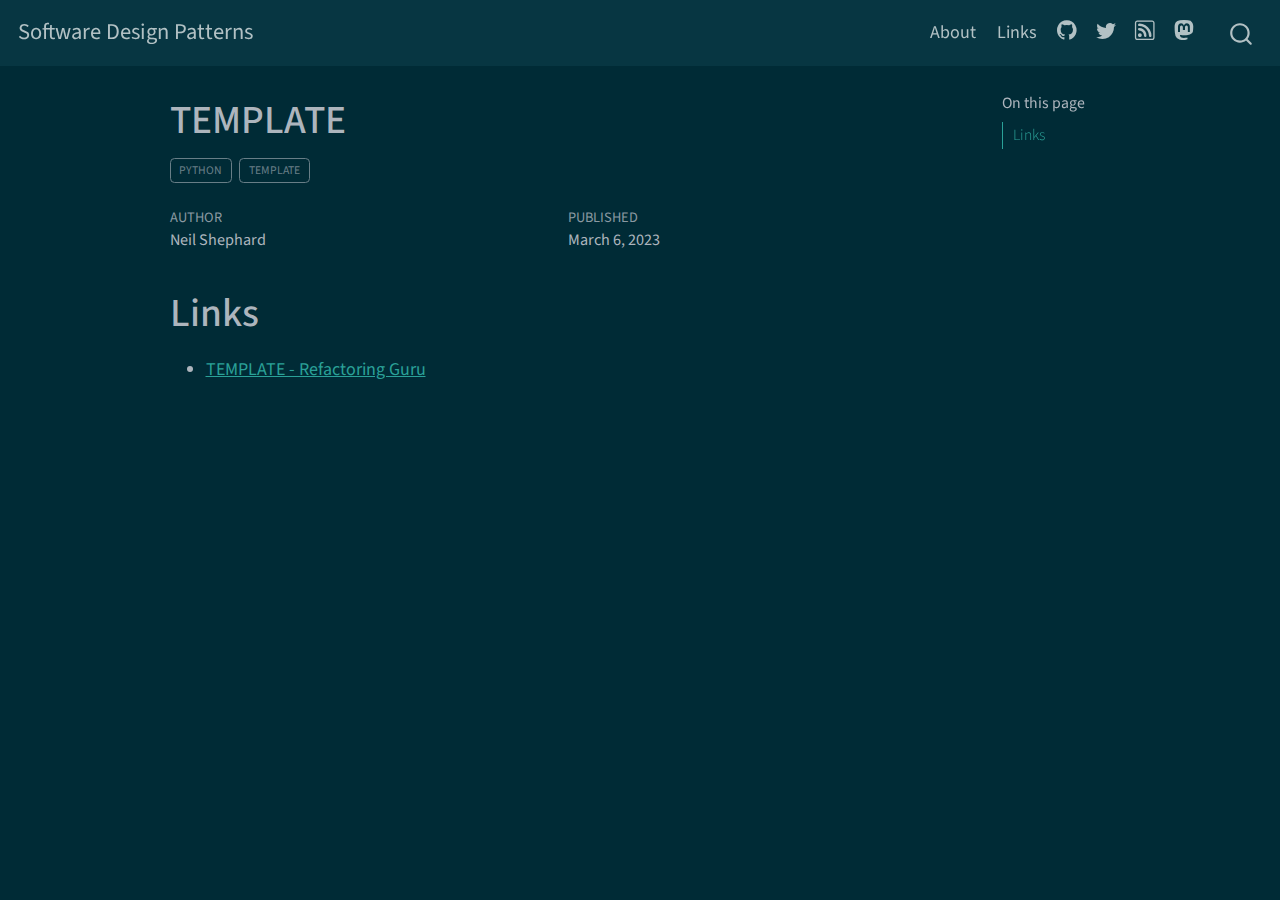
<file: template/index.html>
<!DOCTYPE html>
<html xmlns="http://www.w3.org/1999/xhtml" lang="en" xml:lang="en"><head>

<meta charset="utf-8">
<meta name="generator" content="quarto-1.3.14">

<meta name="viewport" content="width=device-width, initial-scale=1.0, user-scalable=yes">

<meta name="author" content="Neil Shephard">
<meta name="dcterms.date" content="2023-03-06">

<title>Software Design Patterns - TEMPLATE</title>
<style>
code{white-space: pre-wrap;}
span.smallcaps{font-variant: small-caps;}
div.columns{display: flex; gap: min(4vw, 1.5em);}
div.column{flex: auto; overflow-x: auto;}
div.hanging-indent{margin-left: 1.5em; text-indent: -1.5em;}
ul.task-list{list-style: none;}
ul.task-list li input[type="checkbox"] {
  width: 0.8em;
  margin: 0 0.8em 0.2em -1.6em;
  vertical-align: middle;
}
</style>


<script src="../site_libs/quarto-nav/quarto-nav.js"></script>
<script src="../site_libs/quarto-nav/headroom.min.js"></script>
<script src="../site_libs/clipboard/clipboard.min.js"></script>
<script src="../site_libs/quarto-search/autocomplete.umd.js"></script>
<script src="../site_libs/quarto-search/fuse.min.js"></script>
<script src="../site_libs/quarto-search/quarto-search.js"></script>
<meta name="quarto:offset" content="../">
<script src="../site_libs/quarto-html/quarto.js"></script>
<script src="../site_libs/quarto-html/popper.min.js"></script>
<script src="../site_libs/quarto-html/tippy.umd.min.js"></script>
<script src="../site_libs/quarto-html/anchor.min.js"></script>
<link href="../site_libs/quarto-html/tippy.css" rel="stylesheet">
<link href="../site_libs/quarto-html/quarto-syntax-highlighting-dark.css" rel="stylesheet" id="quarto-text-highlighting-styles">
<script src="../site_libs/bootstrap/bootstrap.min.js"></script>
<link href="../site_libs/bootstrap/bootstrap-icons.css" rel="stylesheet">
<link href="../site_libs/bootstrap/bootstrap.min.css" rel="stylesheet" id="quarto-bootstrap" data-mode="dark">
<script id="quarto-search-options" type="application/json">{
  "location": "navbar",
  "copy-button": false,
  "collapse-after": 3,
  "panel-placement": "end",
  "type": "overlay",
  "limit": 20,
  "language": {
    "search-no-results-text": "No results",
    "search-matching-documents-text": "matching documents",
    "search-copy-link-title": "Copy link to search",
    "search-hide-matches-text": "Hide additional matches",
    "search-more-match-text": "more match in this document",
    "search-more-matches-text": "more matches in this document",
    "search-clear-button-title": "Clear",
    "search-detached-cancel-button-title": "Cancel",
    "search-submit-button-title": "Submit"
  }
}</script>


<link rel="stylesheet" href="../styles.css">
</head>

<body class="nav-fixed">

<div id="quarto-search-results"></div>
  <header id="quarto-header" class="headroom fixed-top">
    <nav class="navbar navbar-expand-lg navbar-dark ">
      <div class="navbar-container container-fluid">
      <div class="navbar-brand-container">
    <a class="navbar-brand" href="../index.html">
    <span class="navbar-title">Software Design Patterns</span>
    </a>
  </div>
          <button class="navbar-toggler" type="button" data-bs-toggle="collapse" data-bs-target="#navbarCollapse" aria-controls="navbarCollapse" aria-expanded="false" aria-label="Toggle navigation" onclick="if (window.quartoToggleHeadroom) { window.quartoToggleHeadroom(); }">
  <span class="navbar-toggler-icon"></span>
</button>
          <div class="collapse navbar-collapse" id="navbarCollapse">
            <ul class="navbar-nav navbar-nav-scroll ms-auto">
  <li class="nav-item">
    <a class="nav-link" href="../about.html" rel="">
 <span class="menu-text">About</span></a>
  </li>  
  <li class="nav-item">
    <a class="nav-link" href="../links.html" rel="">
 <span class="menu-text">Links</span></a>
  </li>  
  <li class="nav-item compact">
    <a class="nav-link" href="https://github.com/ns-rse" rel=""><i class="bi bi-github" role="img">
</i> 
 <span class="menu-text"></span></a>
  </li>  
  <li class="nav-item compact">
    <a class="nav-link" href="https://twitter.com/nshephardRSE" rel=""><i class="bi bi-twitter" role="img">
</i> 
 <span class="menu-text"></span></a>
  </li>  
  <li class="nav-item compact">
    <a class="nav-link" href="../index.xml" rel=""><i class="bi bi-rss" role="img">
</i> 
 <span class="menu-text"></span></a>
  </li>  
  <li class="nav-item compact">
    <a class="nav-link" href="https://fosstodon.org/@nshephard" rel=""><i class="bi bi-mastodon" role="img">
</i> 
 <span class="menu-text"></span></a>
  </li>  
</ul>
              <div id="quarto-search" class="" title="Search"></div>
          </div> <!-- /navcollapse -->
      </div> <!-- /container-fluid -->
    </nav>
</header>
<!-- content -->
<div id="quarto-content" class="quarto-container page-columns page-rows-contents page-layout-article page-navbar">
<!-- sidebar -->
<!-- margin-sidebar -->
    <div id="quarto-margin-sidebar" class="sidebar margin-sidebar">
        <nav id="TOC" role="doc-toc" class="toc-active">
    <h2 id="toc-title">On this page</h2>
   
  <ul>
  <li><a href="#links" id="toc-links" class="nav-link active" data-scroll-target="#links">Links</a></li>
  </ul>
</nav>
    </div>
<!-- main -->
<main class="content" id="quarto-document-content">

<header id="title-block-header" class="quarto-title-block default">
<div class="quarto-title">
<h1 class="title">TEMPLATE</h1>
  <div class="quarto-categories">
    <div class="quarto-category">python</div>
    <div class="quarto-category">TEMPLATE</div>
  </div>
  </div>



<div class="quarto-title-meta">

    <div>
    <div class="quarto-title-meta-heading">Author</div>
    <div class="quarto-title-meta-contents">
             <p>Neil Shephard </p>
          </div>
  </div>
    
    <div>
    <div class="quarto-title-meta-heading">Published</div>
    <div class="quarto-title-meta-contents">
      <p class="date">March 6, 2023</p>
    </div>
  </div>
  
    
  </div>
  

</header>

<section id="links" class="level1">
<h1>Links</h1>
<ul>
<li><a href="https://refactoring.guru/design-patterns/">TEMPLATE - Refactoring Guru</a></li>
</ul>


</section>

</main> <!-- /main -->
<script id="quarto-html-after-body" type="application/javascript">
window.document.addEventListener("DOMContentLoaded", function (event) {
  const toggleBodyColorMode = (bsSheetEl) => {
    const mode = bsSheetEl.getAttribute("data-mode");
    const bodyEl = window.document.querySelector("body");
    if (mode === "dark") {
      bodyEl.classList.add("quarto-dark");
      bodyEl.classList.remove("quarto-light");
    } else {
      bodyEl.classList.add("quarto-light");
      bodyEl.classList.remove("quarto-dark");
    }
  }
  const toggleBodyColorPrimary = () => {
    const bsSheetEl = window.document.querySelector("link#quarto-bootstrap");
    if (bsSheetEl) {
      toggleBodyColorMode(bsSheetEl);
    }
  }
  toggleBodyColorPrimary();  
  const icon = "";
  const anchorJS = new window.AnchorJS();
  anchorJS.options = {
    placement: 'right',
    icon: icon
  };
  anchorJS.add('.anchored');
  const clipboard = new window.ClipboardJS('.code-copy-button', {
    target: function(trigger) {
      return trigger.previousElementSibling;
    }
  });
  clipboard.on('success', function(e) {
    // button target
    const button = e.trigger;
    // don't keep focus
    button.blur();
    // flash "checked"
    button.classList.add('code-copy-button-checked');
    var currentTitle = button.getAttribute("title");
    button.setAttribute("title", "Copied!");
    let tooltip;
    if (window.bootstrap) {
      button.setAttribute("data-bs-toggle", "tooltip");
      button.setAttribute("data-bs-placement", "left");
      button.setAttribute("data-bs-title", "Copied!");
      tooltip = new bootstrap.Tooltip(button, 
        { trigger: "manual", 
          customClass: "code-copy-button-tooltip",
          offset: [0, -8]});
      tooltip.show();    
    }
    setTimeout(function() {
      if (tooltip) {
        tooltip.hide();
        button.removeAttribute("data-bs-title");
        button.removeAttribute("data-bs-toggle");
        button.removeAttribute("data-bs-placement");
      }
      button.setAttribute("title", currentTitle);
      button.classList.remove('code-copy-button-checked');
    }, 1000);
    // clear code selection
    e.clearSelection();
  });
  function tippyHover(el, contentFn) {
    const config = {
      allowHTML: true,
      content: contentFn,
      maxWidth: 500,
      delay: 100,
      arrow: false,
      appendTo: function(el) {
          return el.parentElement;
      },
      interactive: true,
      interactiveBorder: 10,
      theme: 'quarto',
      placement: 'bottom-start'
    };
    window.tippy(el, config); 
  }
  const noterefs = window.document.querySelectorAll('a[role="doc-noteref"]');
  for (var i=0; i<noterefs.length; i++) {
    const ref = noterefs[i];
    tippyHover(ref, function() {
      // use id or data attribute instead here
      let href = ref.getAttribute('data-footnote-href') || ref.getAttribute('href');
      try { href = new URL(href).hash; } catch {}
      const id = href.replace(/^#\/?/, "");
      const note = window.document.getElementById(id);
      return note.innerHTML;
    });
  }
  const findCites = (el) => {
    const parentEl = el.parentElement;
    if (parentEl) {
      const cites = parentEl.dataset.cites;
      if (cites) {
        return {
          el,
          cites: cites.split(' ')
        };
      } else {
        return findCites(el.parentElement)
      }
    } else {
      return undefined;
    }
  };
  var bibliorefs = window.document.querySelectorAll('a[role="doc-biblioref"]');
  for (var i=0; i<bibliorefs.length; i++) {
    const ref = bibliorefs[i];
    const citeInfo = findCites(ref);
    if (citeInfo) {
      tippyHover(citeInfo.el, function() {
        var popup = window.document.createElement('div');
        citeInfo.cites.forEach(function(cite) {
          var citeDiv = window.document.createElement('div');
          citeDiv.classList.add('hanging-indent');
          citeDiv.classList.add('csl-entry');
          var biblioDiv = window.document.getElementById('ref-' + cite);
          if (biblioDiv) {
            citeDiv.innerHTML = biblioDiv.innerHTML;
          }
          popup.appendChild(citeDiv);
        });
        return popup.innerHTML;
      });
    }
  }
});
</script>
</div> <!-- /content -->



</body></html>
</file>
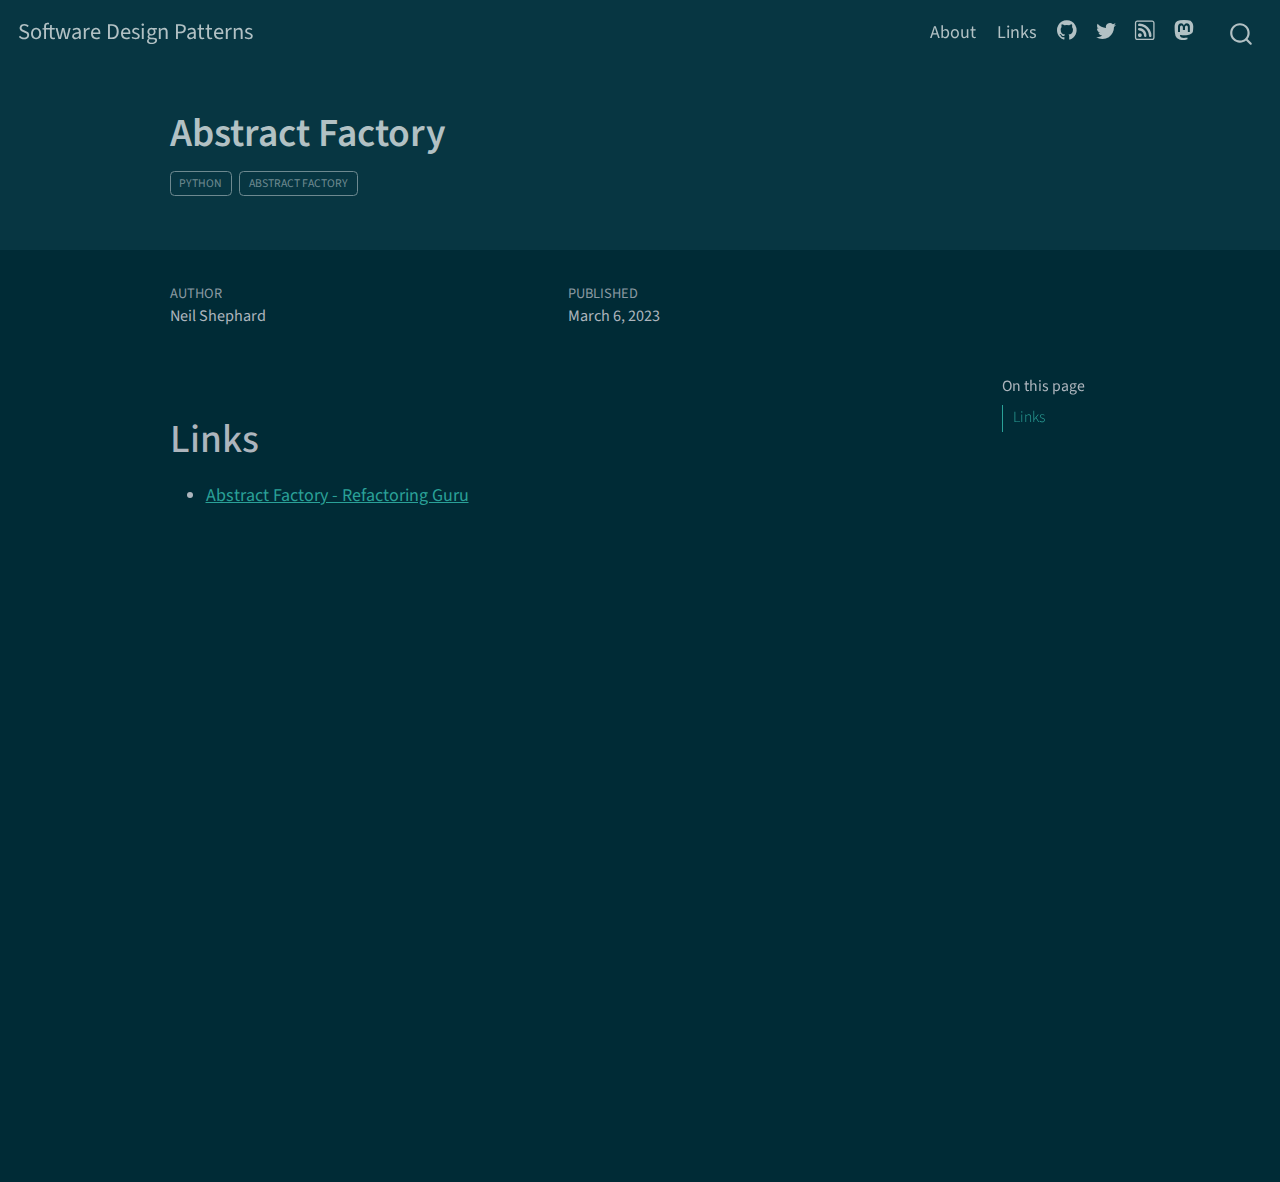
<file: posts/abstract-factory-method/index.html>
<!DOCTYPE html>
<html xmlns="http://www.w3.org/1999/xhtml" lang="en" xml:lang="en"><head>

<meta charset="utf-8">
<meta name="generator" content="quarto-1.3.14">

<meta name="viewport" content="width=device-width, initial-scale=1.0, user-scalable=yes">

<meta name="author" content="Neil Shephard">
<meta name="dcterms.date" content="2023-03-06">

<title>Software Design Patterns - Abstract Factory</title>
<style>
code{white-space: pre-wrap;}
span.smallcaps{font-variant: small-caps;}
div.columns{display: flex; gap: min(4vw, 1.5em);}
div.column{flex: auto; overflow-x: auto;}
div.hanging-indent{margin-left: 1.5em; text-indent: -1.5em;}
ul.task-list{list-style: none;}
ul.task-list li input[type="checkbox"] {
  width: 0.8em;
  margin: 0 0.8em 0.2em -1.6em;
  vertical-align: middle;
}
</style>


<script src="../../site_libs/quarto-nav/quarto-nav.js"></script>
<script src="../../site_libs/quarto-nav/headroom.min.js"></script>
<script src="../../site_libs/clipboard/clipboard.min.js"></script>
<script src="../../site_libs/quarto-search/autocomplete.umd.js"></script>
<script src="../../site_libs/quarto-search/fuse.min.js"></script>
<script src="../../site_libs/quarto-search/quarto-search.js"></script>
<meta name="quarto:offset" content="../../">
<script src="../../site_libs/quarto-html/quarto.js"></script>
<script src="../../site_libs/quarto-html/popper.min.js"></script>
<script src="../../site_libs/quarto-html/tippy.umd.min.js"></script>
<script src="../../site_libs/quarto-html/anchor.min.js"></script>
<link href="../../site_libs/quarto-html/tippy.css" rel="stylesheet">
<link href="../../site_libs/quarto-html/quarto-syntax-highlighting-dark.css" rel="stylesheet" id="quarto-text-highlighting-styles">
<script src="../../site_libs/bootstrap/bootstrap.min.js"></script>
<link href="../../site_libs/bootstrap/bootstrap-icons.css" rel="stylesheet">
<link href="../../site_libs/bootstrap/bootstrap.min.css" rel="stylesheet" id="quarto-bootstrap" data-mode="dark">
<script id="quarto-search-options" type="application/json">{
  "location": "navbar",
  "copy-button": false,
  "collapse-after": 3,
  "panel-placement": "end",
  "type": "overlay",
  "limit": 20,
  "language": {
    "search-no-results-text": "No results",
    "search-matching-documents-text": "matching documents",
    "search-copy-link-title": "Copy link to search",
    "search-hide-matches-text": "Hide additional matches",
    "search-more-match-text": "more match in this document",
    "search-more-matches-text": "more matches in this document",
    "search-clear-button-title": "Clear",
    "search-detached-cancel-button-title": "Cancel",
    "search-submit-button-title": "Submit"
  }
}</script>


<link rel="stylesheet" href="../../styles.css">
</head>

<body class="nav-fixed">

<div id="quarto-search-results"></div>
  <header id="quarto-header" class="headroom fixed-top">
    <nav class="navbar navbar-expand-lg navbar-dark ">
      <div class="navbar-container container-fluid">
      <div class="navbar-brand-container">
    <a class="navbar-brand" href="../../index.html">
    <span class="navbar-title">Software Design Patterns</span>
    </a>
  </div>
          <button class="navbar-toggler" type="button" data-bs-toggle="collapse" data-bs-target="#navbarCollapse" aria-controls="navbarCollapse" aria-expanded="false" aria-label="Toggle navigation" onclick="if (window.quartoToggleHeadroom) { window.quartoToggleHeadroom(); }">
  <span class="navbar-toggler-icon"></span>
</button>
          <div class="collapse navbar-collapse" id="navbarCollapse">
            <ul class="navbar-nav navbar-nav-scroll ms-auto">
  <li class="nav-item">
    <a class="nav-link" href="../../about.html" rel="">
 <span class="menu-text">About</span></a>
  </li>  
  <li class="nav-item">
    <a class="nav-link" href="../../links.html" rel="">
 <span class="menu-text">Links</span></a>
  </li>  
  <li class="nav-item compact">
    <a class="nav-link" href="https://github.com/ns-rse" rel=""><i class="bi bi-github" role="img">
</i> 
 <span class="menu-text"></span></a>
  </li>  
  <li class="nav-item compact">
    <a class="nav-link" href="https://twitter.com/nshephardRSE" rel=""><i class="bi bi-twitter" role="img">
</i> 
 <span class="menu-text"></span></a>
  </li>  
  <li class="nav-item compact">
    <a class="nav-link" href="../../index.xml" rel=""><i class="bi bi-rss" role="img">
</i> 
 <span class="menu-text"></span></a>
  </li>  
  <li class="nav-item compact">
    <a class="nav-link" href="https://fosstodon.org/@nshephard" rel=""><i class="bi bi-mastodon" role="img">
</i> 
 <span class="menu-text"></span></a>
  </li>  
</ul>
              <div id="quarto-search" class="" title="Search"></div>
          </div> <!-- /navcollapse -->
      </div> <!-- /container-fluid -->
    </nav>
</header>
<!-- content -->
<header id="title-block-header" class="quarto-title-block default page-columns page-full">
  <div class="quarto-title-banner page-columns page-full">
    <div class="quarto-title column-body">
      <h1 class="title">Abstract Factory</h1>
                                <div class="quarto-categories">
                <div class="quarto-category">python</div>
                <div class="quarto-category">abstract factory</div>
              </div>
                  </div>
  </div>
    
  
  <div class="quarto-title-meta">

      <div>
      <div class="quarto-title-meta-heading">Author</div>
      <div class="quarto-title-meta-contents">
               <p>Neil Shephard </p>
            </div>
    </div>
      
      <div>
      <div class="quarto-title-meta-heading">Published</div>
      <div class="quarto-title-meta-contents">
        <p class="date">March 6, 2023</p>
      </div>
    </div>
    
      
    </div>
    
  
  </header><div id="quarto-content" class="quarto-container page-columns page-rows-contents page-layout-article page-navbar">
<!-- sidebar -->
<!-- margin-sidebar -->
    <div id="quarto-margin-sidebar" class="sidebar margin-sidebar">
        <nav id="TOC" role="doc-toc" class="toc-active">
    <h2 id="toc-title">On this page</h2>
   
  <ul>
  <li><a href="#links" id="toc-links" class="nav-link active" data-scroll-target="#links">Links</a></li>
  </ul>
</nav>
    </div>
<!-- main -->
<main class="content quarto-banner-title-block" id="quarto-document-content">




<section id="links" class="level1">
<h1>Links</h1>
<ul>
<li><a href="https://refactoring.guru/design-patterns/abstract-factory">Abstract Factory - Refactoring Guru</a></li>
</ul>


</section>

</main> <!-- /main -->
<script id="quarto-html-after-body" type="application/javascript">
window.document.addEventListener("DOMContentLoaded", function (event) {
  const toggleBodyColorMode = (bsSheetEl) => {
    const mode = bsSheetEl.getAttribute("data-mode");
    const bodyEl = window.document.querySelector("body");
    if (mode === "dark") {
      bodyEl.classList.add("quarto-dark");
      bodyEl.classList.remove("quarto-light");
    } else {
      bodyEl.classList.add("quarto-light");
      bodyEl.classList.remove("quarto-dark");
    }
  }
  const toggleBodyColorPrimary = () => {
    const bsSheetEl = window.document.querySelector("link#quarto-bootstrap");
    if (bsSheetEl) {
      toggleBodyColorMode(bsSheetEl);
    }
  }
  toggleBodyColorPrimary();  
  const icon = "";
  const anchorJS = new window.AnchorJS();
  anchorJS.options = {
    placement: 'right',
    icon: icon
  };
  anchorJS.add('.anchored');
  const clipboard = new window.ClipboardJS('.code-copy-button', {
    target: function(trigger) {
      return trigger.previousElementSibling;
    }
  });
  clipboard.on('success', function(e) {
    // button target
    const button = e.trigger;
    // don't keep focus
    button.blur();
    // flash "checked"
    button.classList.add('code-copy-button-checked');
    var currentTitle = button.getAttribute("title");
    button.setAttribute("title", "Copied!");
    let tooltip;
    if (window.bootstrap) {
      button.setAttribute("data-bs-toggle", "tooltip");
      button.setAttribute("data-bs-placement", "left");
      button.setAttribute("data-bs-title", "Copied!");
      tooltip = new bootstrap.Tooltip(button, 
        { trigger: "manual", 
          customClass: "code-copy-button-tooltip",
          offset: [0, -8]});
      tooltip.show();    
    }
    setTimeout(function() {
      if (tooltip) {
        tooltip.hide();
        button.removeAttribute("data-bs-title");
        button.removeAttribute("data-bs-toggle");
        button.removeAttribute("data-bs-placement");
      }
      button.setAttribute("title", currentTitle);
      button.classList.remove('code-copy-button-checked');
    }, 1000);
    // clear code selection
    e.clearSelection();
  });
  function tippyHover(el, contentFn) {
    const config = {
      allowHTML: true,
      content: contentFn,
      maxWidth: 500,
      delay: 100,
      arrow: false,
      appendTo: function(el) {
          return el.parentElement;
      },
      interactive: true,
      interactiveBorder: 10,
      theme: 'quarto',
      placement: 'bottom-start'
    };
    window.tippy(el, config); 
  }
  const noterefs = window.document.querySelectorAll('a[role="doc-noteref"]');
  for (var i=0; i<noterefs.length; i++) {
    const ref = noterefs[i];
    tippyHover(ref, function() {
      // use id or data attribute instead here
      let href = ref.getAttribute('data-footnote-href') || ref.getAttribute('href');
      try { href = new URL(href).hash; } catch {}
      const id = href.replace(/^#\/?/, "");
      const note = window.document.getElementById(id);
      return note.innerHTML;
    });
  }
  const findCites = (el) => {
    const parentEl = el.parentElement;
    if (parentEl) {
      const cites = parentEl.dataset.cites;
      if (cites) {
        return {
          el,
          cites: cites.split(' ')
        };
      } else {
        return findCites(el.parentElement)
      }
    } else {
      return undefined;
    }
  };
  var bibliorefs = window.document.querySelectorAll('a[role="doc-biblioref"]');
  for (var i=0; i<bibliorefs.length; i++) {
    const ref = bibliorefs[i];
    const citeInfo = findCites(ref);
    if (citeInfo) {
      tippyHover(citeInfo.el, function() {
        var popup = window.document.createElement('div');
        citeInfo.cites.forEach(function(cite) {
          var citeDiv = window.document.createElement('div');
          citeDiv.classList.add('hanging-indent');
          citeDiv.classList.add('csl-entry');
          var biblioDiv = window.document.getElementById('ref-' + cite);
          if (biblioDiv) {
            citeDiv.innerHTML = biblioDiv.innerHTML;
          }
          popup.appendChild(citeDiv);
        });
        return popup.innerHTML;
      });
    }
  }
});
</script>
</div> <!-- /content -->



</body></html>
</file>
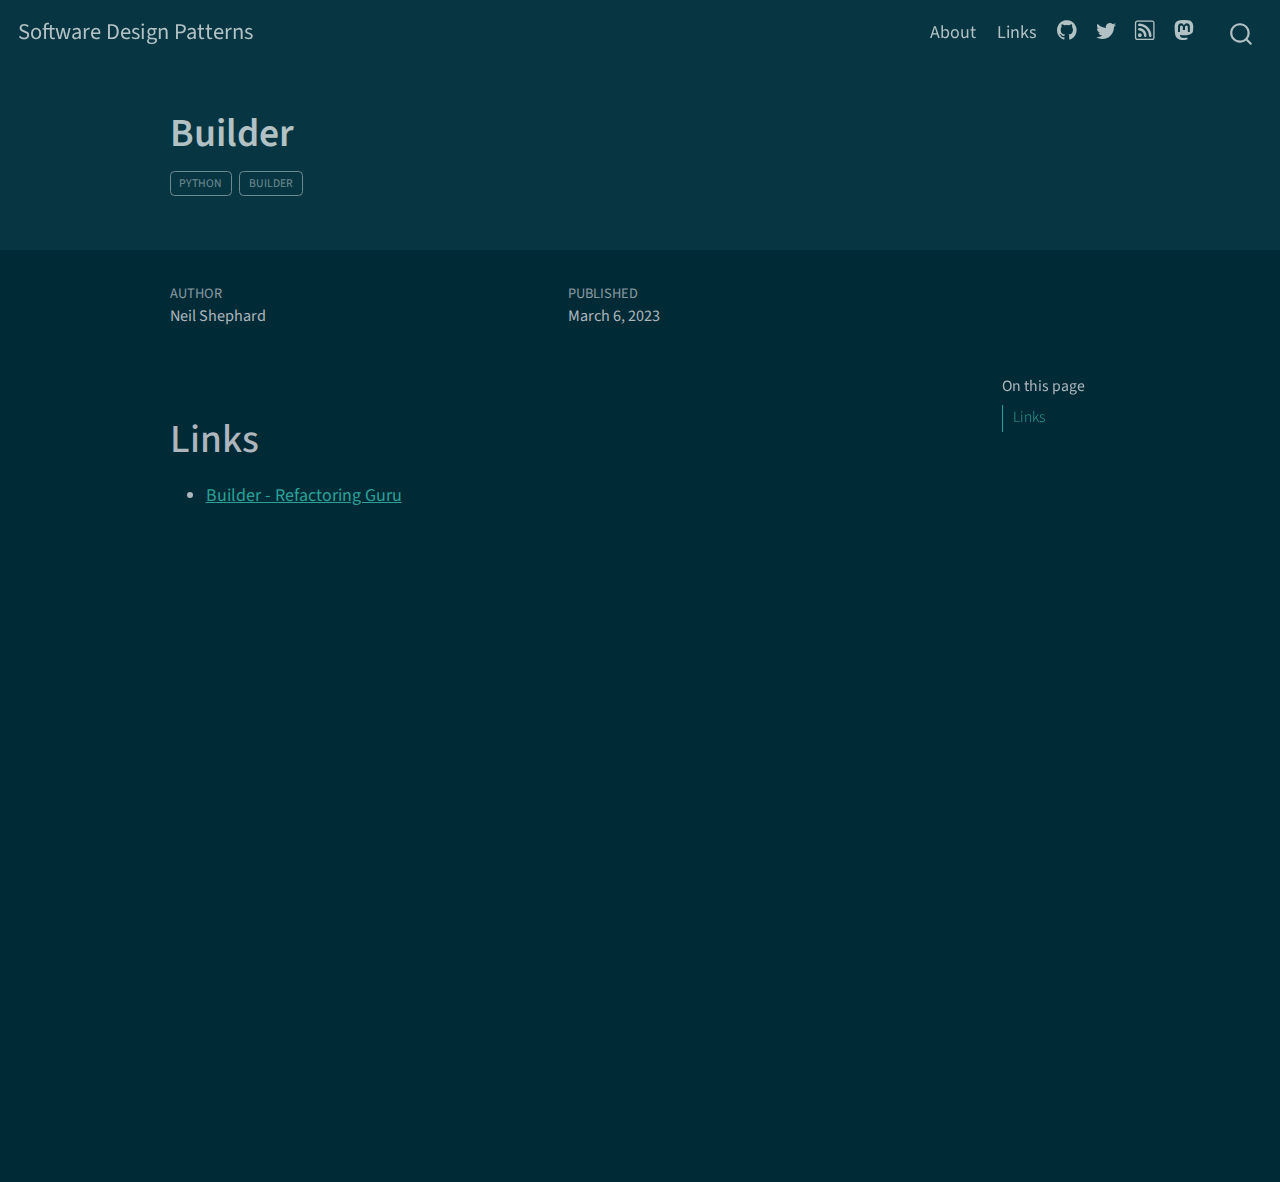
<file: posts/builder/index.html>
<!DOCTYPE html>
<html xmlns="http://www.w3.org/1999/xhtml" lang="en" xml:lang="en"><head>

<meta charset="utf-8">
<meta name="generator" content="quarto-1.3.14">

<meta name="viewport" content="width=device-width, initial-scale=1.0, user-scalable=yes">

<meta name="author" content="Neil Shephard">
<meta name="dcterms.date" content="2023-03-06">

<title>Software Design Patterns - Builder</title>
<style>
code{white-space: pre-wrap;}
span.smallcaps{font-variant: small-caps;}
div.columns{display: flex; gap: min(4vw, 1.5em);}
div.column{flex: auto; overflow-x: auto;}
div.hanging-indent{margin-left: 1.5em; text-indent: -1.5em;}
ul.task-list{list-style: none;}
ul.task-list li input[type="checkbox"] {
  width: 0.8em;
  margin: 0 0.8em 0.2em -1.6em;
  vertical-align: middle;
}
</style>


<script src="../../site_libs/quarto-nav/quarto-nav.js"></script>
<script src="../../site_libs/quarto-nav/headroom.min.js"></script>
<script src="../../site_libs/clipboard/clipboard.min.js"></script>
<script src="../../site_libs/quarto-search/autocomplete.umd.js"></script>
<script src="../../site_libs/quarto-search/fuse.min.js"></script>
<script src="../../site_libs/quarto-search/quarto-search.js"></script>
<meta name="quarto:offset" content="../../">
<script src="../../site_libs/quarto-html/quarto.js"></script>
<script src="../../site_libs/quarto-html/popper.min.js"></script>
<script src="../../site_libs/quarto-html/tippy.umd.min.js"></script>
<script src="../../site_libs/quarto-html/anchor.min.js"></script>
<link href="../../site_libs/quarto-html/tippy.css" rel="stylesheet">
<link href="../../site_libs/quarto-html/quarto-syntax-highlighting-dark.css" rel="stylesheet" id="quarto-text-highlighting-styles">
<script src="../../site_libs/bootstrap/bootstrap.min.js"></script>
<link href="../../site_libs/bootstrap/bootstrap-icons.css" rel="stylesheet">
<link href="../../site_libs/bootstrap/bootstrap.min.css" rel="stylesheet" id="quarto-bootstrap" data-mode="dark">
<script id="quarto-search-options" type="application/json">{
  "location": "navbar",
  "copy-button": false,
  "collapse-after": 3,
  "panel-placement": "end",
  "type": "overlay",
  "limit": 20,
  "language": {
    "search-no-results-text": "No results",
    "search-matching-documents-text": "matching documents",
    "search-copy-link-title": "Copy link to search",
    "search-hide-matches-text": "Hide additional matches",
    "search-more-match-text": "more match in this document",
    "search-more-matches-text": "more matches in this document",
    "search-clear-button-title": "Clear",
    "search-detached-cancel-button-title": "Cancel",
    "search-submit-button-title": "Submit"
  }
}</script>


<link rel="stylesheet" href="../../styles.css">
</head>

<body class="nav-fixed">

<div id="quarto-search-results"></div>
  <header id="quarto-header" class="headroom fixed-top">
    <nav class="navbar navbar-expand-lg navbar-dark ">
      <div class="navbar-container container-fluid">
      <div class="navbar-brand-container">
    <a class="navbar-brand" href="../../index.html">
    <span class="navbar-title">Software Design Patterns</span>
    </a>
  </div>
          <button class="navbar-toggler" type="button" data-bs-toggle="collapse" data-bs-target="#navbarCollapse" aria-controls="navbarCollapse" aria-expanded="false" aria-label="Toggle navigation" onclick="if (window.quartoToggleHeadroom) { window.quartoToggleHeadroom(); }">
  <span class="navbar-toggler-icon"></span>
</button>
          <div class="collapse navbar-collapse" id="navbarCollapse">
            <ul class="navbar-nav navbar-nav-scroll ms-auto">
  <li class="nav-item">
    <a class="nav-link" href="../../about.html" rel="">
 <span class="menu-text">About</span></a>
  </li>  
  <li class="nav-item">
    <a class="nav-link" href="../../links.html" rel="">
 <span class="menu-text">Links</span></a>
  </li>  
  <li class="nav-item compact">
    <a class="nav-link" href="https://github.com/ns-rse" rel=""><i class="bi bi-github" role="img">
</i> 
 <span class="menu-text"></span></a>
  </li>  
  <li class="nav-item compact">
    <a class="nav-link" href="https://twitter.com/nshephardRSE" rel=""><i class="bi bi-twitter" role="img">
</i> 
 <span class="menu-text"></span></a>
  </li>  
  <li class="nav-item compact">
    <a class="nav-link" href="../../index.xml" rel=""><i class="bi bi-rss" role="img">
</i> 
 <span class="menu-text"></span></a>
  </li>  
  <li class="nav-item compact">
    <a class="nav-link" href="https://fosstodon.org/@nshephard" rel=""><i class="bi bi-mastodon" role="img">
</i> 
 <span class="menu-text"></span></a>
  </li>  
</ul>
              <div id="quarto-search" class="" title="Search"></div>
          </div> <!-- /navcollapse -->
      </div> <!-- /container-fluid -->
    </nav>
</header>
<!-- content -->
<header id="title-block-header" class="quarto-title-block default page-columns page-full">
  <div class="quarto-title-banner page-columns page-full">
    <div class="quarto-title column-body">
      <h1 class="title">Builder</h1>
                                <div class="quarto-categories">
                <div class="quarto-category">python</div>
                <div class="quarto-category">builder</div>
              </div>
                  </div>
  </div>
    
  
  <div class="quarto-title-meta">

      <div>
      <div class="quarto-title-meta-heading">Author</div>
      <div class="quarto-title-meta-contents">
               <p>Neil Shephard </p>
            </div>
    </div>
      
      <div>
      <div class="quarto-title-meta-heading">Published</div>
      <div class="quarto-title-meta-contents">
        <p class="date">March 6, 2023</p>
      </div>
    </div>
    
      
    </div>
    
  
  </header><div id="quarto-content" class="quarto-container page-columns page-rows-contents page-layout-article page-navbar">
<!-- sidebar -->
<!-- margin-sidebar -->
    <div id="quarto-margin-sidebar" class="sidebar margin-sidebar">
        <nav id="TOC" role="doc-toc" class="toc-active">
    <h2 id="toc-title">On this page</h2>
   
  <ul>
  <li><a href="#links" id="toc-links" class="nav-link active" data-scroll-target="#links">Links</a></li>
  </ul>
</nav>
    </div>
<!-- main -->
<main class="content quarto-banner-title-block" id="quarto-document-content">




<section id="links" class="level1">
<h1>Links</h1>
<ul>
<li><a href="https://refactoring.guru/design-patterns/builder">Builder - Refactoring Guru</a></li>
</ul>


</section>

</main> <!-- /main -->
<script id="quarto-html-after-body" type="application/javascript">
window.document.addEventListener("DOMContentLoaded", function (event) {
  const toggleBodyColorMode = (bsSheetEl) => {
    const mode = bsSheetEl.getAttribute("data-mode");
    const bodyEl = window.document.querySelector("body");
    if (mode === "dark") {
      bodyEl.classList.add("quarto-dark");
      bodyEl.classList.remove("quarto-light");
    } else {
      bodyEl.classList.add("quarto-light");
      bodyEl.classList.remove("quarto-dark");
    }
  }
  const toggleBodyColorPrimary = () => {
    const bsSheetEl = window.document.querySelector("link#quarto-bootstrap");
    if (bsSheetEl) {
      toggleBodyColorMode(bsSheetEl);
    }
  }
  toggleBodyColorPrimary();  
  const icon = "";
  const anchorJS = new window.AnchorJS();
  anchorJS.options = {
    placement: 'right',
    icon: icon
  };
  anchorJS.add('.anchored');
  const clipboard = new window.ClipboardJS('.code-copy-button', {
    target: function(trigger) {
      return trigger.previousElementSibling;
    }
  });
  clipboard.on('success', function(e) {
    // button target
    const button = e.trigger;
    // don't keep focus
    button.blur();
    // flash "checked"
    button.classList.add('code-copy-button-checked');
    var currentTitle = button.getAttribute("title");
    button.setAttribute("title", "Copied!");
    let tooltip;
    if (window.bootstrap) {
      button.setAttribute("data-bs-toggle", "tooltip");
      button.setAttribute("data-bs-placement", "left");
      button.setAttribute("data-bs-title", "Copied!");
      tooltip = new bootstrap.Tooltip(button, 
        { trigger: "manual", 
          customClass: "code-copy-button-tooltip",
          offset: [0, -8]});
      tooltip.show();    
    }
    setTimeout(function() {
      if (tooltip) {
        tooltip.hide();
        button.removeAttribute("data-bs-title");
        button.removeAttribute("data-bs-toggle");
        button.removeAttribute("data-bs-placement");
      }
      button.setAttribute("title", currentTitle);
      button.classList.remove('code-copy-button-checked');
    }, 1000);
    // clear code selection
    e.clearSelection();
  });
  function tippyHover(el, contentFn) {
    const config = {
      allowHTML: true,
      content: contentFn,
      maxWidth: 500,
      delay: 100,
      arrow: false,
      appendTo: function(el) {
          return el.parentElement;
      },
      interactive: true,
      interactiveBorder: 10,
      theme: 'quarto',
      placement: 'bottom-start'
    };
    window.tippy(el, config); 
  }
  const noterefs = window.document.querySelectorAll('a[role="doc-noteref"]');
  for (var i=0; i<noterefs.length; i++) {
    const ref = noterefs[i];
    tippyHover(ref, function() {
      // use id or data attribute instead here
      let href = ref.getAttribute('data-footnote-href') || ref.getAttribute('href');
      try { href = new URL(href).hash; } catch {}
      const id = href.replace(/^#\/?/, "");
      const note = window.document.getElementById(id);
      return note.innerHTML;
    });
  }
  const findCites = (el) => {
    const parentEl = el.parentElement;
    if (parentEl) {
      const cites = parentEl.dataset.cites;
      if (cites) {
        return {
          el,
          cites: cites.split(' ')
        };
      } else {
        return findCites(el.parentElement)
      }
    } else {
      return undefined;
    }
  };
  var bibliorefs = window.document.querySelectorAll('a[role="doc-biblioref"]');
  for (var i=0; i<bibliorefs.length; i++) {
    const ref = bibliorefs[i];
    const citeInfo = findCites(ref);
    if (citeInfo) {
      tippyHover(citeInfo.el, function() {
        var popup = window.document.createElement('div');
        citeInfo.cites.forEach(function(cite) {
          var citeDiv = window.document.createElement('div');
          citeDiv.classList.add('hanging-indent');
          citeDiv.classList.add('csl-entry');
          var biblioDiv = window.document.getElementById('ref-' + cite);
          if (biblioDiv) {
            citeDiv.innerHTML = biblioDiv.innerHTML;
          }
          popup.appendChild(citeDiv);
        });
        return popup.innerHTML;
      });
    }
  }
});
</script>
</div> <!-- /content -->



</body></html>
</file>
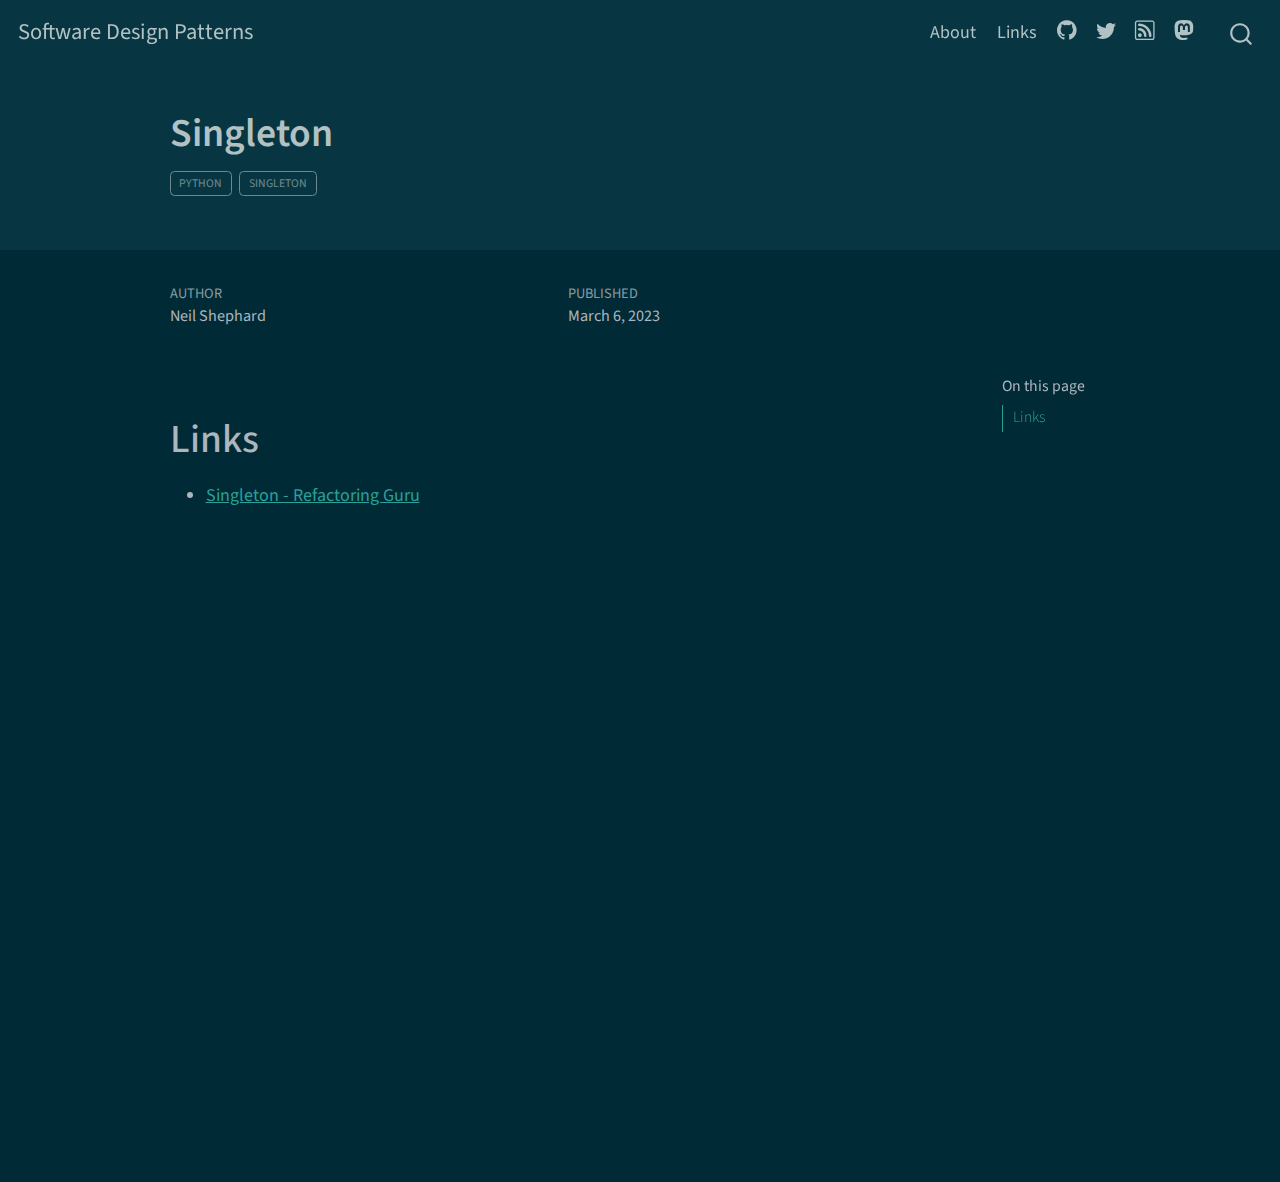
<file: posts/singleton/index.html>
<!DOCTYPE html>
<html xmlns="http://www.w3.org/1999/xhtml" lang="en" xml:lang="en"><head>

<meta charset="utf-8">
<meta name="generator" content="quarto-1.3.14">

<meta name="viewport" content="width=device-width, initial-scale=1.0, user-scalable=yes">

<meta name="author" content="Neil Shephard">
<meta name="dcterms.date" content="2023-03-06">

<title>Software Design Patterns - Singleton</title>
<style>
code{white-space: pre-wrap;}
span.smallcaps{font-variant: small-caps;}
div.columns{display: flex; gap: min(4vw, 1.5em);}
div.column{flex: auto; overflow-x: auto;}
div.hanging-indent{margin-left: 1.5em; text-indent: -1.5em;}
ul.task-list{list-style: none;}
ul.task-list li input[type="checkbox"] {
  width: 0.8em;
  margin: 0 0.8em 0.2em -1.6em;
  vertical-align: middle;
}
</style>


<script src="../../site_libs/quarto-nav/quarto-nav.js"></script>
<script src="../../site_libs/quarto-nav/headroom.min.js"></script>
<script src="../../site_libs/clipboard/clipboard.min.js"></script>
<script src="../../site_libs/quarto-search/autocomplete.umd.js"></script>
<script src="../../site_libs/quarto-search/fuse.min.js"></script>
<script src="../../site_libs/quarto-search/quarto-search.js"></script>
<meta name="quarto:offset" content="../../">
<script src="../../site_libs/quarto-html/quarto.js"></script>
<script src="../../site_libs/quarto-html/popper.min.js"></script>
<script src="../../site_libs/quarto-html/tippy.umd.min.js"></script>
<script src="../../site_libs/quarto-html/anchor.min.js"></script>
<link href="../../site_libs/quarto-html/tippy.css" rel="stylesheet">
<link href="../../site_libs/quarto-html/quarto-syntax-highlighting-dark.css" rel="stylesheet" id="quarto-text-highlighting-styles">
<script src="../../site_libs/bootstrap/bootstrap.min.js"></script>
<link href="../../site_libs/bootstrap/bootstrap-icons.css" rel="stylesheet">
<link href="../../site_libs/bootstrap/bootstrap.min.css" rel="stylesheet" id="quarto-bootstrap" data-mode="dark">
<script id="quarto-search-options" type="application/json">{
  "location": "navbar",
  "copy-button": false,
  "collapse-after": 3,
  "panel-placement": "end",
  "type": "overlay",
  "limit": 20,
  "language": {
    "search-no-results-text": "No results",
    "search-matching-documents-text": "matching documents",
    "search-copy-link-title": "Copy link to search",
    "search-hide-matches-text": "Hide additional matches",
    "search-more-match-text": "more match in this document",
    "search-more-matches-text": "more matches in this document",
    "search-clear-button-title": "Clear",
    "search-detached-cancel-button-title": "Cancel",
    "search-submit-button-title": "Submit"
  }
}</script>


<link rel="stylesheet" href="../../styles.css">
</head>

<body class="nav-fixed">

<div id="quarto-search-results"></div>
  <header id="quarto-header" class="headroom fixed-top">
    <nav class="navbar navbar-expand-lg navbar-dark ">
      <div class="navbar-container container-fluid">
      <div class="navbar-brand-container">
    <a class="navbar-brand" href="../../index.html">
    <span class="navbar-title">Software Design Patterns</span>
    </a>
  </div>
          <button class="navbar-toggler" type="button" data-bs-toggle="collapse" data-bs-target="#navbarCollapse" aria-controls="navbarCollapse" aria-expanded="false" aria-label="Toggle navigation" onclick="if (window.quartoToggleHeadroom) { window.quartoToggleHeadroom(); }">
  <span class="navbar-toggler-icon"></span>
</button>
          <div class="collapse navbar-collapse" id="navbarCollapse">
            <ul class="navbar-nav navbar-nav-scroll ms-auto">
  <li class="nav-item">
    <a class="nav-link" href="../../about.html" rel="">
 <span class="menu-text">About</span></a>
  </li>  
  <li class="nav-item">
    <a class="nav-link" href="../../links.html" rel="">
 <span class="menu-text">Links</span></a>
  </li>  
  <li class="nav-item compact">
    <a class="nav-link" href="https://github.com/ns-rse" rel=""><i class="bi bi-github" role="img">
</i> 
 <span class="menu-text"></span></a>
  </li>  
  <li class="nav-item compact">
    <a class="nav-link" href="https://twitter.com/nshephardRSE" rel=""><i class="bi bi-twitter" role="img">
</i> 
 <span class="menu-text"></span></a>
  </li>  
  <li class="nav-item compact">
    <a class="nav-link" href="../../index.xml" rel=""><i class="bi bi-rss" role="img">
</i> 
 <span class="menu-text"></span></a>
  </li>  
  <li class="nav-item compact">
    <a class="nav-link" href="https://fosstodon.org/@nshephard" rel=""><i class="bi bi-mastodon" role="img">
</i> 
 <span class="menu-text"></span></a>
  </li>  
</ul>
              <div id="quarto-search" class="" title="Search"></div>
          </div> <!-- /navcollapse -->
      </div> <!-- /container-fluid -->
    </nav>
</header>
<!-- content -->
<header id="title-block-header" class="quarto-title-block default page-columns page-full">
  <div class="quarto-title-banner page-columns page-full">
    <div class="quarto-title column-body">
      <h1 class="title">Singleton</h1>
                                <div class="quarto-categories">
                <div class="quarto-category">python</div>
                <div class="quarto-category">singleton</div>
              </div>
                  </div>
  </div>
    
  
  <div class="quarto-title-meta">

      <div>
      <div class="quarto-title-meta-heading">Author</div>
      <div class="quarto-title-meta-contents">
               <p>Neil Shephard </p>
            </div>
    </div>
      
      <div>
      <div class="quarto-title-meta-heading">Published</div>
      <div class="quarto-title-meta-contents">
        <p class="date">March 6, 2023</p>
      </div>
    </div>
    
      
    </div>
    
  
  </header><div id="quarto-content" class="quarto-container page-columns page-rows-contents page-layout-article page-navbar">
<!-- sidebar -->
<!-- margin-sidebar -->
    <div id="quarto-margin-sidebar" class="sidebar margin-sidebar">
        <nav id="TOC" role="doc-toc" class="toc-active">
    <h2 id="toc-title">On this page</h2>
   
  <ul>
  <li><a href="#links" id="toc-links" class="nav-link active" data-scroll-target="#links">Links</a></li>
  </ul>
</nav>
    </div>
<!-- main -->
<main class="content quarto-banner-title-block" id="quarto-document-content">




<section id="links" class="level1">
<h1>Links</h1>
<ul>
<li><a href="https://refactoring.guru/design-patterns/singleton">Singleton - Refactoring Guru</a></li>
</ul>


</section>

</main> <!-- /main -->
<script id="quarto-html-after-body" type="application/javascript">
window.document.addEventListener("DOMContentLoaded", function (event) {
  const toggleBodyColorMode = (bsSheetEl) => {
    const mode = bsSheetEl.getAttribute("data-mode");
    const bodyEl = window.document.querySelector("body");
    if (mode === "dark") {
      bodyEl.classList.add("quarto-dark");
      bodyEl.classList.remove("quarto-light");
    } else {
      bodyEl.classList.add("quarto-light");
      bodyEl.classList.remove("quarto-dark");
    }
  }
  const toggleBodyColorPrimary = () => {
    const bsSheetEl = window.document.querySelector("link#quarto-bootstrap");
    if (bsSheetEl) {
      toggleBodyColorMode(bsSheetEl);
    }
  }
  toggleBodyColorPrimary();  
  const icon = "";
  const anchorJS = new window.AnchorJS();
  anchorJS.options = {
    placement: 'right',
    icon: icon
  };
  anchorJS.add('.anchored');
  const clipboard = new window.ClipboardJS('.code-copy-button', {
    target: function(trigger) {
      return trigger.previousElementSibling;
    }
  });
  clipboard.on('success', function(e) {
    // button target
    const button = e.trigger;
    // don't keep focus
    button.blur();
    // flash "checked"
    button.classList.add('code-copy-button-checked');
    var currentTitle = button.getAttribute("title");
    button.setAttribute("title", "Copied!");
    let tooltip;
    if (window.bootstrap) {
      button.setAttribute("data-bs-toggle", "tooltip");
      button.setAttribute("data-bs-placement", "left");
      button.setAttribute("data-bs-title", "Copied!");
      tooltip = new bootstrap.Tooltip(button, 
        { trigger: "manual", 
          customClass: "code-copy-button-tooltip",
          offset: [0, -8]});
      tooltip.show();    
    }
    setTimeout(function() {
      if (tooltip) {
        tooltip.hide();
        button.removeAttribute("data-bs-title");
        button.removeAttribute("data-bs-toggle");
        button.removeAttribute("data-bs-placement");
      }
      button.setAttribute("title", currentTitle);
      button.classList.remove('code-copy-button-checked');
    }, 1000);
    // clear code selection
    e.clearSelection();
  });
  function tippyHover(el, contentFn) {
    const config = {
      allowHTML: true,
      content: contentFn,
      maxWidth: 500,
      delay: 100,
      arrow: false,
      appendTo: function(el) {
          return el.parentElement;
      },
      interactive: true,
      interactiveBorder: 10,
      theme: 'quarto',
      placement: 'bottom-start'
    };
    window.tippy(el, config); 
  }
  const noterefs = window.document.querySelectorAll('a[role="doc-noteref"]');
  for (var i=0; i<noterefs.length; i++) {
    const ref = noterefs[i];
    tippyHover(ref, function() {
      // use id or data attribute instead here
      let href = ref.getAttribute('data-footnote-href') || ref.getAttribute('href');
      try { href = new URL(href).hash; } catch {}
      const id = href.replace(/^#\/?/, "");
      const note = window.document.getElementById(id);
      return note.innerHTML;
    });
  }
  const findCites = (el) => {
    const parentEl = el.parentElement;
    if (parentEl) {
      const cites = parentEl.dataset.cites;
      if (cites) {
        return {
          el,
          cites: cites.split(' ')
        };
      } else {
        return findCites(el.parentElement)
      }
    } else {
      return undefined;
    }
  };
  var bibliorefs = window.document.querySelectorAll('a[role="doc-biblioref"]');
  for (var i=0; i<bibliorefs.length; i++) {
    const ref = bibliorefs[i];
    const citeInfo = findCites(ref);
    if (citeInfo) {
      tippyHover(citeInfo.el, function() {
        var popup = window.document.createElement('div');
        citeInfo.cites.forEach(function(cite) {
          var citeDiv = window.document.createElement('div');
          citeDiv.classList.add('hanging-indent');
          citeDiv.classList.add('csl-entry');
          var biblioDiv = window.document.getElementById('ref-' + cite);
          if (biblioDiv) {
            citeDiv.innerHTML = biblioDiv.innerHTML;
          }
          popup.appendChild(citeDiv);
        });
        return popup.innerHTML;
      });
    }
  }
});
</script>
</div> <!-- /content -->



</body></html>
</file>
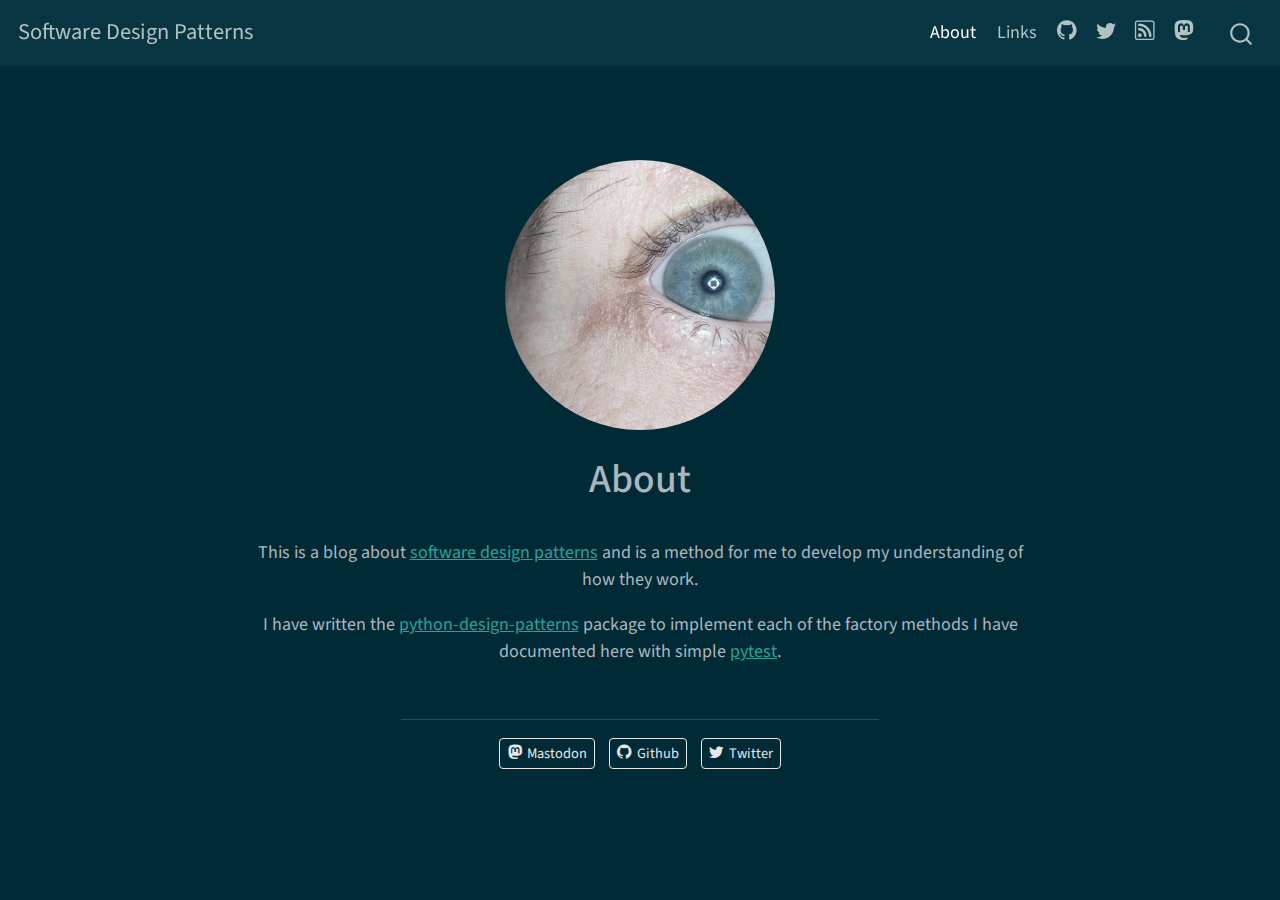
<file: about.html>
<!DOCTYPE html>
<html xmlns="http://www.w3.org/1999/xhtml" lang="en" xml:lang="en"><head>

<meta charset="utf-8">
<meta name="generator" content="quarto-1.3.14">

<meta name="viewport" content="width=device-width, initial-scale=1.0, user-scalable=yes">


<title>Software Design Patterns - About</title>
<style>
code{white-space: pre-wrap;}
span.smallcaps{font-variant: small-caps;}
div.columns{display: flex; gap: min(4vw, 1.5em);}
div.column{flex: auto; overflow-x: auto;}
div.hanging-indent{margin-left: 1.5em; text-indent: -1.5em;}
ul.task-list{list-style: none;}
ul.task-list li input[type="checkbox"] {
  width: 0.8em;
  margin: 0 0.8em 0.2em -1.6em;
  vertical-align: middle;
}
</style>


<script src="site_libs/quarto-nav/quarto-nav.js"></script>
<script src="site_libs/quarto-nav/headroom.min.js"></script>
<script src="site_libs/clipboard/clipboard.min.js"></script>
<script src="site_libs/quarto-search/autocomplete.umd.js"></script>
<script src="site_libs/quarto-search/fuse.min.js"></script>
<script src="site_libs/quarto-search/quarto-search.js"></script>
<meta name="quarto:offset" content="./">
<script src="site_libs/quarto-html/quarto.js"></script>
<script src="site_libs/quarto-html/popper.min.js"></script>
<script src="site_libs/quarto-html/tippy.umd.min.js"></script>
<link href="site_libs/quarto-html/tippy.css" rel="stylesheet">
<link href="site_libs/quarto-html/quarto-syntax-highlighting-dark.css" rel="stylesheet" id="quarto-text-highlighting-styles">
<script src="site_libs/bootstrap/bootstrap.min.js"></script>
<link href="site_libs/bootstrap/bootstrap-icons.css" rel="stylesheet">
<link href="site_libs/bootstrap/bootstrap.min.css" rel="stylesheet" id="quarto-bootstrap" data-mode="dark">
<script id="quarto-search-options" type="application/json">{
  "location": "navbar",
  "copy-button": false,
  "collapse-after": 3,
  "panel-placement": "end",
  "type": "overlay",
  "limit": 20,
  "language": {
    "search-no-results-text": "No results",
    "search-matching-documents-text": "matching documents",
    "search-copy-link-title": "Copy link to search",
    "search-hide-matches-text": "Hide additional matches",
    "search-more-match-text": "more match in this document",
    "search-more-matches-text": "more matches in this document",
    "search-clear-button-title": "Clear",
    "search-detached-cancel-button-title": "Cancel",
    "search-submit-button-title": "Submit"
  }
}</script>


<link rel="stylesheet" href="styles.css">
</head>

<body class="nav-fixed fullcontent">

<div id="quarto-search-results"></div>
  <header id="quarto-header" class="headroom fixed-top">
    <nav class="navbar navbar-expand-lg navbar-dark ">
      <div class="navbar-container container-fluid">
      <div class="navbar-brand-container">
    <a class="navbar-brand" href="./index.html">
    <span class="navbar-title">Software Design Patterns</span>
    </a>
  </div>
          <button class="navbar-toggler" type="button" data-bs-toggle="collapse" data-bs-target="#navbarCollapse" aria-controls="navbarCollapse" aria-expanded="false" aria-label="Toggle navigation" onclick="if (window.quartoToggleHeadroom) { window.quartoToggleHeadroom(); }">
  <span class="navbar-toggler-icon"></span>
</button>
          <div class="collapse navbar-collapse" id="navbarCollapse">
            <ul class="navbar-nav navbar-nav-scroll ms-auto">
  <li class="nav-item">
    <a class="nav-link active" href="./about.html" rel="" aria-current="page">
 <span class="menu-text">About</span></a>
  </li>  
  <li class="nav-item">
    <a class="nav-link" href="./links.html" rel="">
 <span class="menu-text">Links</span></a>
  </li>  
  <li class="nav-item compact">
    <a class="nav-link" href="https://github.com/ns-rse" rel=""><i class="bi bi-github" role="img">
</i> 
 <span class="menu-text"></span></a>
  </li>  
  <li class="nav-item compact">
    <a class="nav-link" href="https://twitter.com/nshephardRSE" rel=""><i class="bi bi-twitter" role="img">
</i> 
 <span class="menu-text"></span></a>
  </li>  
  <li class="nav-item compact">
    <a class="nav-link" href="./index.xml" rel=""><i class="bi bi-rss" role="img">
</i> 
 <span class="menu-text"></span></a>
  </li>  
  <li class="nav-item compact">
    <a class="nav-link" href="https://fosstodon.org/@nshephard" rel=""><i class="bi bi-mastodon" role="img">
</i> 
 <span class="menu-text"></span></a>
  </li>  
</ul>
              <div id="quarto-search" class="" title="Search"></div>
          </div> <!-- /navcollapse -->
      </div> <!-- /container-fluid -->
    </nav>
</header>
<!-- content -->
<div id="quarto-content" class="quarto-container page-columns page-rows-contents page-layout-article page-navbar">
<!-- sidebar -->
<!-- margin-sidebar -->
    
<!-- main -->
<div class="quarto-about-jolla">
  <img src="profile.jpg" class="about-image
  round " style="height: 15em; width: 15em;">
 <header id="title-block-header" class="quarto-title-block default">
<div class="quarto-title">
<h1 class="title">About</h1>
</div>
<div class="quarto-title-meta">
  </div>
</header><main class="content" id="quarto-document-content">
<p>This is a blog about <a href="https://en.wikipedia.org/wiki/Software_design_Patterns">software design patterns</a> and is a method for me to develop my understanding of how they work.</p>
<p>I have written the <a href="https://github.com/ns-rse/python-design-patterns">python-design-patterns</a> package to implement each of the factory methods I have documented here with simple <a href="https://pytest.org">pytest</a>.</p>


</main> 
  <hr class="about-sep">
   <div class="about-links">
  <a href="https://fosstodon.org/@nshephard" class="about-link" rel="">
    <i class="bi bi-mastodon"></i>
     <span class="about-link-text">Mastodon</span>
  </a>
  <a href="https://github.com/ns-rse/" class="about-link" rel="">
    <i class="bi bi-github"></i>
     <span class="about-link-text">Github</span>
  </a>
  <a href="https://twitter.com/nshephardRSE" class="about-link" rel="">
    <i class="bi bi-twitter"></i>
     <span class="about-link-text">Twitter</span>
  </a>
</div>
</div>
 <!-- /main -->
<script id="quarto-html-after-body" type="application/javascript">
window.document.addEventListener("DOMContentLoaded", function (event) {
  const toggleBodyColorMode = (bsSheetEl) => {
    const mode = bsSheetEl.getAttribute("data-mode");
    const bodyEl = window.document.querySelector("body");
    if (mode === "dark") {
      bodyEl.classList.add("quarto-dark");
      bodyEl.classList.remove("quarto-light");
    } else {
      bodyEl.classList.add("quarto-light");
      bodyEl.classList.remove("quarto-dark");
    }
  }
  const toggleBodyColorPrimary = () => {
    const bsSheetEl = window.document.querySelector("link#quarto-bootstrap");
    if (bsSheetEl) {
      toggleBodyColorMode(bsSheetEl);
    }
  }
  toggleBodyColorPrimary();  
  const clipboard = new window.ClipboardJS('.code-copy-button', {
    target: function(trigger) {
      return trigger.previousElementSibling;
    }
  });
  clipboard.on('success', function(e) {
    // button target
    const button = e.trigger;
    // don't keep focus
    button.blur();
    // flash "checked"
    button.classList.add('code-copy-button-checked');
    var currentTitle = button.getAttribute("title");
    button.setAttribute("title", "Copied!");
    let tooltip;
    if (window.bootstrap) {
      button.setAttribute("data-bs-toggle", "tooltip");
      button.setAttribute("data-bs-placement", "left");
      button.setAttribute("data-bs-title", "Copied!");
      tooltip = new bootstrap.Tooltip(button, 
        { trigger: "manual", 
          customClass: "code-copy-button-tooltip",
          offset: [0, -8]});
      tooltip.show();    
    }
    setTimeout(function() {
      if (tooltip) {
        tooltip.hide();
        button.removeAttribute("data-bs-title");
        button.removeAttribute("data-bs-toggle");
        button.removeAttribute("data-bs-placement");
      }
      button.setAttribute("title", currentTitle);
      button.classList.remove('code-copy-button-checked');
    }, 1000);
    // clear code selection
    e.clearSelection();
  });
  function tippyHover(el, contentFn) {
    const config = {
      allowHTML: true,
      content: contentFn,
      maxWidth: 500,
      delay: 100,
      arrow: false,
      appendTo: function(el) {
          return el.parentElement;
      },
      interactive: true,
      interactiveBorder: 10,
      theme: 'quarto',
      placement: 'bottom-start'
    };
    window.tippy(el, config); 
  }
  const noterefs = window.document.querySelectorAll('a[role="doc-noteref"]');
  for (var i=0; i<noterefs.length; i++) {
    const ref = noterefs[i];
    tippyHover(ref, function() {
      // use id or data attribute instead here
      let href = ref.getAttribute('data-footnote-href') || ref.getAttribute('href');
      try { href = new URL(href).hash; } catch {}
      const id = href.replace(/^#\/?/, "");
      const note = window.document.getElementById(id);
      return note.innerHTML;
    });
  }
  const findCites = (el) => {
    const parentEl = el.parentElement;
    if (parentEl) {
      const cites = parentEl.dataset.cites;
      if (cites) {
        return {
          el,
          cites: cites.split(' ')
        };
      } else {
        return findCites(el.parentElement)
      }
    } else {
      return undefined;
    }
  };
  var bibliorefs = window.document.querySelectorAll('a[role="doc-biblioref"]');
  for (var i=0; i<bibliorefs.length; i++) {
    const ref = bibliorefs[i];
    const citeInfo = findCites(ref);
    if (citeInfo) {
      tippyHover(citeInfo.el, function() {
        var popup = window.document.createElement('div');
        citeInfo.cites.forEach(function(cite) {
          var citeDiv = window.document.createElement('div');
          citeDiv.classList.add('hanging-indent');
          citeDiv.classList.add('csl-entry');
          var biblioDiv = window.document.getElementById('ref-' + cite);
          if (biblioDiv) {
            citeDiv.innerHTML = biblioDiv.innerHTML;
          }
          popup.appendChild(citeDiv);
        });
        return popup.innerHTML;
      });
    }
  }
});
</script>
</div> <!-- /content -->



</body></html>
</file>
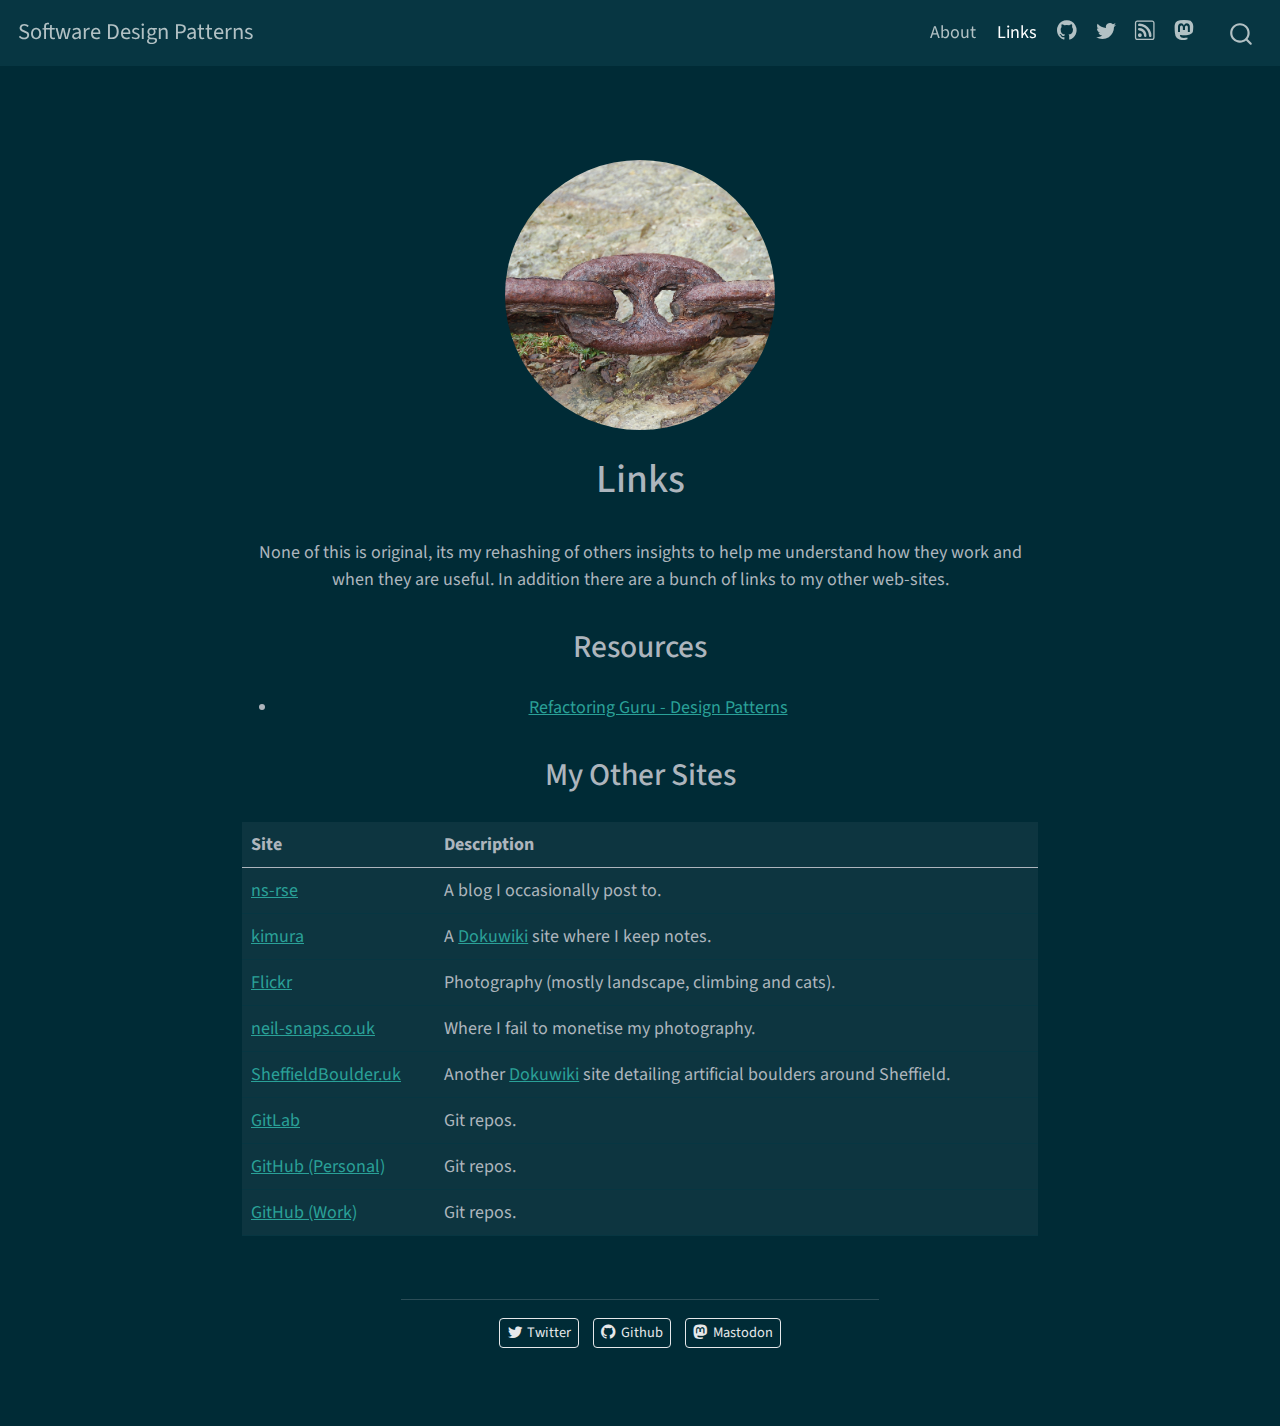
<file: links.html>
<!DOCTYPE html>
<html xmlns="http://www.w3.org/1999/xhtml" lang="en" xml:lang="en"><head>

<meta charset="utf-8">
<meta name="generator" content="quarto-1.3.14">

<meta name="viewport" content="width=device-width, initial-scale=1.0, user-scalable=yes">


<title>Software Design Patterns - Links</title>
<style>
code{white-space: pre-wrap;}
span.smallcaps{font-variant: small-caps;}
div.columns{display: flex; gap: min(4vw, 1.5em);}
div.column{flex: auto; overflow-x: auto;}
div.hanging-indent{margin-left: 1.5em; text-indent: -1.5em;}
ul.task-list{list-style: none;}
ul.task-list li input[type="checkbox"] {
  width: 0.8em;
  margin: 0 0.8em 0.2em -1.6em;
  vertical-align: middle;
}
</style>


<script src="site_libs/quarto-nav/quarto-nav.js"></script>
<script src="site_libs/quarto-nav/headroom.min.js"></script>
<script src="site_libs/clipboard/clipboard.min.js"></script>
<script src="site_libs/quarto-search/autocomplete.umd.js"></script>
<script src="site_libs/quarto-search/fuse.min.js"></script>
<script src="site_libs/quarto-search/quarto-search.js"></script>
<meta name="quarto:offset" content="./">
<script src="site_libs/quarto-html/quarto.js"></script>
<script src="site_libs/quarto-html/popper.min.js"></script>
<script src="site_libs/quarto-html/tippy.umd.min.js"></script>
<link href="site_libs/quarto-html/tippy.css" rel="stylesheet">
<link href="site_libs/quarto-html/quarto-syntax-highlighting-dark.css" rel="stylesheet" id="quarto-text-highlighting-styles">
<script src="site_libs/bootstrap/bootstrap.min.js"></script>
<link href="site_libs/bootstrap/bootstrap-icons.css" rel="stylesheet">
<link href="site_libs/bootstrap/bootstrap.min.css" rel="stylesheet" id="quarto-bootstrap" data-mode="dark">
<script id="quarto-search-options" type="application/json">{
  "location": "navbar",
  "copy-button": false,
  "collapse-after": 3,
  "panel-placement": "end",
  "type": "overlay",
  "limit": 20,
  "language": {
    "search-no-results-text": "No results",
    "search-matching-documents-text": "matching documents",
    "search-copy-link-title": "Copy link to search",
    "search-hide-matches-text": "Hide additional matches",
    "search-more-match-text": "more match in this document",
    "search-more-matches-text": "more matches in this document",
    "search-clear-button-title": "Clear",
    "search-detached-cancel-button-title": "Cancel",
    "search-submit-button-title": "Submit"
  }
}</script>


<link rel="stylesheet" href="styles.css">
</head>

<body class="nav-fixed fullcontent">

<div id="quarto-search-results"></div>
  <header id="quarto-header" class="headroom fixed-top">
    <nav class="navbar navbar-expand-lg navbar-dark ">
      <div class="navbar-container container-fluid">
      <div class="navbar-brand-container">
    <a class="navbar-brand" href="./index.html">
    <span class="navbar-title">Software Design Patterns</span>
    </a>
  </div>
          <button class="navbar-toggler" type="button" data-bs-toggle="collapse" data-bs-target="#navbarCollapse" aria-controls="navbarCollapse" aria-expanded="false" aria-label="Toggle navigation" onclick="if (window.quartoToggleHeadroom) { window.quartoToggleHeadroom(); }">
  <span class="navbar-toggler-icon"></span>
</button>
          <div class="collapse navbar-collapse" id="navbarCollapse">
            <ul class="navbar-nav navbar-nav-scroll ms-auto">
  <li class="nav-item">
    <a class="nav-link" href="./about.html" rel="">
 <span class="menu-text">About</span></a>
  </li>  
  <li class="nav-item">
    <a class="nav-link active" href="./links.html" rel="" aria-current="page">
 <span class="menu-text">Links</span></a>
  </li>  
  <li class="nav-item compact">
    <a class="nav-link" href="https://github.com/ns-rse" rel=""><i class="bi bi-github" role="img">
</i> 
 <span class="menu-text"></span></a>
  </li>  
  <li class="nav-item compact">
    <a class="nav-link" href="https://twitter.com/nshephardRSE" rel=""><i class="bi bi-twitter" role="img">
</i> 
 <span class="menu-text"></span></a>
  </li>  
  <li class="nav-item compact">
    <a class="nav-link" href="./index.xml" rel=""><i class="bi bi-rss" role="img">
</i> 
 <span class="menu-text"></span></a>
  </li>  
  <li class="nav-item compact">
    <a class="nav-link" href="https://fosstodon.org/@nshephard" rel=""><i class="bi bi-mastodon" role="img">
</i> 
 <span class="menu-text"></span></a>
  </li>  
</ul>
              <div id="quarto-search" class="" title="Search"></div>
          </div> <!-- /navcollapse -->
      </div> <!-- /container-fluid -->
    </nav>
</header>
<!-- content -->
<div id="quarto-content" class="quarto-container page-columns page-rows-contents page-layout-article page-navbar">
<!-- sidebar -->
<!-- margin-sidebar -->
    
<!-- main -->
<div class="quarto-about-jolla">
  <img src="img/links.jpg" class="about-image
  round " style="height: 15em; width: 15em;">
 <header id="title-block-header" class="quarto-title-block default">
<div class="quarto-title">
<h1 class="title">Links</h1>
</div>
<div class="quarto-title-meta">
  </div>
</header><main class="content" id="quarto-document-content">
<p>None of this is original, its my rehashing of others insights to help me understand how they work and when they are useful. In addition there are a bunch of links to my other web-sites.</p>
<section id="resources" class="level2">
<h2 data-anchor-id="resources">Resources</h2>
<ul>
<li><a href="https://refactoring.guru/design-patterns">Refactoring Guru - Design Patterns</a></li>
</ul>
</section>
<section id="my-other-sites" class="level2">
<h2 data-anchor-id="my-other-sites">My Other Sites</h2>
<table class="table">
<thead>
<tr class="header">
<th style="text-align: left;">Site</th>
<th style="text-align: left;">Description</th>
</tr>
</thead>
<tbody>
<tr class="odd">
<td style="text-align: left;"><a href="https://ns-rse.github.io">ns-rse</a></td>
<td style="text-align: left;">A blog I occasionally post to.</td>
</tr>
<tr class="even">
<td style="text-align: left;"><a href="https://kimura.no-ip.info">kimura</a></td>
<td style="text-align: left;">A <a href="https://www.dokuwiki.org/dokuwiki">Dokuwiki</a> site where I keep notes.</td>
</tr>
<tr class="odd">
<td style="text-align: left;"><a href="https://www.flickr.com/photos/slackline">Flickr</a></td>
<td style="text-align: left;">Photography (mostly landscape, climbing and cats).</td>
</tr>
<tr class="even">
<td style="text-align: left;"><a href="https://neil-snaps.co.uk">neil-snaps.co.uk</a></td>
<td style="text-align: left;">Where I fail to monetise my photography.</td>
</tr>
<tr class="odd">
<td style="text-align: left;"><a href="https://sheffieldboulder.uk">SheffieldBoulder.uk</a></td>
<td style="text-align: left;">Another <a href="https://www.dokuwiki.org/dokuwiki">Dokuwiki</a> site detailing artificial boulders around Sheffield.</td>
</tr>
<tr class="even">
<td style="text-align: left;"><a href="https://gitlab.com/nshephard/">GitLab</a></td>
<td style="text-align: left;">Git repos.</td>
</tr>
<tr class="odd">
<td style="text-align: left;"><a href="https://github.com/slackline">GitHub (Personal)</a></td>
<td style="text-align: left;">Git repos.</td>
</tr>
<tr class="even">
<td style="text-align: left;"><a href="https://github.com/ns-rse">GitHub (Work)</a></td>
<td style="text-align: left;">Git repos.</td>
</tr>
</tbody>
</table>


</section>
</main> 
  <hr class="about-sep">
   <div class="about-links">
  <a href="https://twitter.com/nshephardRSE" class="about-link" rel="">
    <i class="bi bi-twitter"></i>
     <span class="about-link-text">Twitter</span>
  </a>
  <a href="https://github.com/ns-rse" class="about-link" rel="">
    <i class="bi bi-github"></i>
     <span class="about-link-text">Github</span>
  </a>
  <a href="https://fosstodon.org/@nshephard" class="about-link" rel="">
    <i class="bi bi-mastodon"></i>
     <span class="about-link-text">Mastodon</span>
  </a>
</div>
</div>
 <!-- /main -->
<script id="quarto-html-after-body" type="application/javascript">
window.document.addEventListener("DOMContentLoaded", function (event) {
  const toggleBodyColorMode = (bsSheetEl) => {
    const mode = bsSheetEl.getAttribute("data-mode");
    const bodyEl = window.document.querySelector("body");
    if (mode === "dark") {
      bodyEl.classList.add("quarto-dark");
      bodyEl.classList.remove("quarto-light");
    } else {
      bodyEl.classList.add("quarto-light");
      bodyEl.classList.remove("quarto-dark");
    }
  }
  const toggleBodyColorPrimary = () => {
    const bsSheetEl = window.document.querySelector("link#quarto-bootstrap");
    if (bsSheetEl) {
      toggleBodyColorMode(bsSheetEl);
    }
  }
  toggleBodyColorPrimary();  
  const clipboard = new window.ClipboardJS('.code-copy-button', {
    target: function(trigger) {
      return trigger.previousElementSibling;
    }
  });
  clipboard.on('success', function(e) {
    // button target
    const button = e.trigger;
    // don't keep focus
    button.blur();
    // flash "checked"
    button.classList.add('code-copy-button-checked');
    var currentTitle = button.getAttribute("title");
    button.setAttribute("title", "Copied!");
    let tooltip;
    if (window.bootstrap) {
      button.setAttribute("data-bs-toggle", "tooltip");
      button.setAttribute("data-bs-placement", "left");
      button.setAttribute("data-bs-title", "Copied!");
      tooltip = new bootstrap.Tooltip(button, 
        { trigger: "manual", 
          customClass: "code-copy-button-tooltip",
          offset: [0, -8]});
      tooltip.show();    
    }
    setTimeout(function() {
      if (tooltip) {
        tooltip.hide();
        button.removeAttribute("data-bs-title");
        button.removeAttribute("data-bs-toggle");
        button.removeAttribute("data-bs-placement");
      }
      button.setAttribute("title", currentTitle);
      button.classList.remove('code-copy-button-checked');
    }, 1000);
    // clear code selection
    e.clearSelection();
  });
  function tippyHover(el, contentFn) {
    const config = {
      allowHTML: true,
      content: contentFn,
      maxWidth: 500,
      delay: 100,
      arrow: false,
      appendTo: function(el) {
          return el.parentElement;
      },
      interactive: true,
      interactiveBorder: 10,
      theme: 'quarto',
      placement: 'bottom-start'
    };
    window.tippy(el, config); 
  }
  const noterefs = window.document.querySelectorAll('a[role="doc-noteref"]');
  for (var i=0; i<noterefs.length; i++) {
    const ref = noterefs[i];
    tippyHover(ref, function() {
      // use id or data attribute instead here
      let href = ref.getAttribute('data-footnote-href') || ref.getAttribute('href');
      try { href = new URL(href).hash; } catch {}
      const id = href.replace(/^#\/?/, "");
      const note = window.document.getElementById(id);
      return note.innerHTML;
    });
  }
  const findCites = (el) => {
    const parentEl = el.parentElement;
    if (parentEl) {
      const cites = parentEl.dataset.cites;
      if (cites) {
        return {
          el,
          cites: cites.split(' ')
        };
      } else {
        return findCites(el.parentElement)
      }
    } else {
      return undefined;
    }
  };
  var bibliorefs = window.document.querySelectorAll('a[role="doc-biblioref"]');
  for (var i=0; i<bibliorefs.length; i++) {
    const ref = bibliorefs[i];
    const citeInfo = findCites(ref);
    if (citeInfo) {
      tippyHover(citeInfo.el, function() {
        var popup = window.document.createElement('div');
        citeInfo.cites.forEach(function(cite) {
          var citeDiv = window.document.createElement('div');
          citeDiv.classList.add('hanging-indent');
          citeDiv.classList.add('csl-entry');
          var biblioDiv = window.document.getElementById('ref-' + cite);
          if (biblioDiv) {
            citeDiv.innerHTML = biblioDiv.innerHTML;
          }
          popup.appendChild(citeDiv);
        });
        return popup.innerHTML;
      });
    }
  }
});
</script>
</div> <!-- /content -->



</body></html>
</file>
<file: site_libs/quarto-html/tippy.css>
.tippy-box[data-animation=fade][data-state=hidden]{opacity:0}[data-tippy-root]{max-width:calc(100vw - 10px)}.tippy-box{position:relative;background-color:#333;color:#fff;border-radius:4px;font-size:14px;line-height:1.4;white-space:normal;outline:0;transition-property:transform,visibility,opacity}.tippy-box[data-placement^=top]>.tippy-arrow{bottom:0}.tippy-box[data-placement^=top]>.tippy-arrow:before{bottom:-7px;left:0;border-width:8px 8px 0;border-top-color:initial;transform-origin:center top}.tippy-box[data-placement^=bottom]>.tippy-arrow{top:0}.tippy-box[data-placement^=bottom]>.tippy-arrow:before{top:-7px;left:0;border-width:0 8px 8px;border-bottom-color:initial;transform-origin:center bottom}.tippy-box[data-placement^=left]>.tippy-arrow{right:0}.tippy-box[data-placement^=left]>.tippy-arrow:before{border-width:8px 0 8px 8px;border-left-color:initial;right:-7px;transform-origin:center left}.tippy-box[data-placement^=right]>.tippy-arrow{left:0}.tippy-box[data-placement^=right]>.tippy-arrow:before{left:-7px;border-width:8px 8px 8px 0;border-right-color:initial;transform-origin:center right}.tippy-box[data-inertia][data-state=visible]{transition-timing-function:cubic-bezier(.54,1.5,.38,1.11)}.tippy-arrow{width:16px;height:16px;color:#333}.tippy-arrow:before{content:"";position:absolute;border-color:transparent;border-style:solid}.tippy-content{position:relative;padding:5px 9px;z-index:1}
</file>
<file: site_libs/quarto-html/quarto-syntax-highlighting-dark.css>
/* quarto syntax highlight colors */
:root {
  --quarto-hl-al-color: #f07178;
  --quarto-hl-an-color: #d4d0ab;
  --quarto-hl-at-color: #00e0e0;
  --quarto-hl-bn-color: #d4d0ab;
  --quarto-hl-bu-color: #abe338;
  --quarto-hl-ch-color: #abe338;
  --quarto-hl-co-color: #f8f8f2;
  --quarto-hl-cv-color: #ffd700;
  --quarto-hl-cn-color: #ffd700;
  --quarto-hl-cf-color: #ffa07a;
  --quarto-hl-dt-color: #ffa07a;
  --quarto-hl-dv-color: #d4d0ab;
  --quarto-hl-do-color: #f8f8f2;
  --quarto-hl-er-color: #f07178;
  --quarto-hl-ex-color: #00e0e0;
  --quarto-hl-fl-color: #d4d0ab;
  --quarto-hl-fu-color: #ffa07a;
  --quarto-hl-im-color: #abe338;
  --quarto-hl-in-color: #d4d0ab;
  --quarto-hl-kw-color: #ffa07a;
  --quarto-hl-op-color: #ffa07a;
  --quarto-hl-ot-color: #00e0e0;
  --quarto-hl-pp-color: #dcc6e0;
  --quarto-hl-re-color: #00e0e0;
  --quarto-hl-sc-color: #abe338;
  --quarto-hl-ss-color: #abe338;
  --quarto-hl-st-color: #abe338;
  --quarto-hl-va-color: #00e0e0;
  --quarto-hl-vs-color: #abe338;
  --quarto-hl-wa-color: #dcc6e0;
}

/* other quarto variables */
:root {
  --quarto-font-monospace: SFMono-Regular, Menlo, Monaco, Consolas, "Liberation Mono", "Courier New", monospace;
}

code span.al {
  font-weight: bold;
  color: #f07178;
}

code span.an {
  color: #d4d0ab;
}

code span.at {
  color: #00e0e0;
}

code span.bn {
  color: #d4d0ab;
}

code span.bu {
  color: #abe338;
}

code span.ch {
  color: #abe338;
}

code span.co {
  font-style: italic;
  color: #f8f8f2;
}

code span.cv {
  color: #ffd700;
}

code span.cn {
  color: #ffd700;
}

code span.cf {
  font-weight: bold;
  color: #ffa07a;
}

code span.dt {
  color: #ffa07a;
}

code span.dv {
  color: #d4d0ab;
}

code span.do {
  color: #f8f8f2;
}

code span.er {
  color: #f07178;
  text-decoration: underline;
}

code span.ex {
  font-weight: bold;
  color: #00e0e0;
}

code span.fl {
  color: #d4d0ab;
}

code span.fu {
  color: #ffa07a;
}

code span.im {
  color: #abe338;
}

code span.in {
  color: #d4d0ab;
}

code span.kw {
  font-weight: bold;
  color: #ffa07a;
}

pre > code.sourceCode > span {
  color: #f8f8f2;
}

code span {
  color: #f8f8f2;
}

code.sourceCode > span {
  color: #f8f8f2;
}

div.sourceCode,
div.sourceCode pre.sourceCode {
  color: #f8f8f2;
}

code span.op {
  color: #ffa07a;
}

code span.ot {
  color: #00e0e0;
}

code span.pp {
  color: #dcc6e0;
}

code span.re {
  color: #00e0e0;
}

code span.sc {
  color: #abe338;
}

code span.ss {
  color: #abe338;
}

code span.st {
  color: #abe338;
}

code span.va {
  color: #00e0e0;
}

code span.vs {
  color: #abe338;
}

code span.wa {
  color: #dcc6e0;
}

.prevent-inlining {
  content: "</";
}

/*# sourceMappingURL=935a306eefa94366c21e1a970dddb765.css.map */
</file>
<file: styles.css>
/* css styles */
</file>
